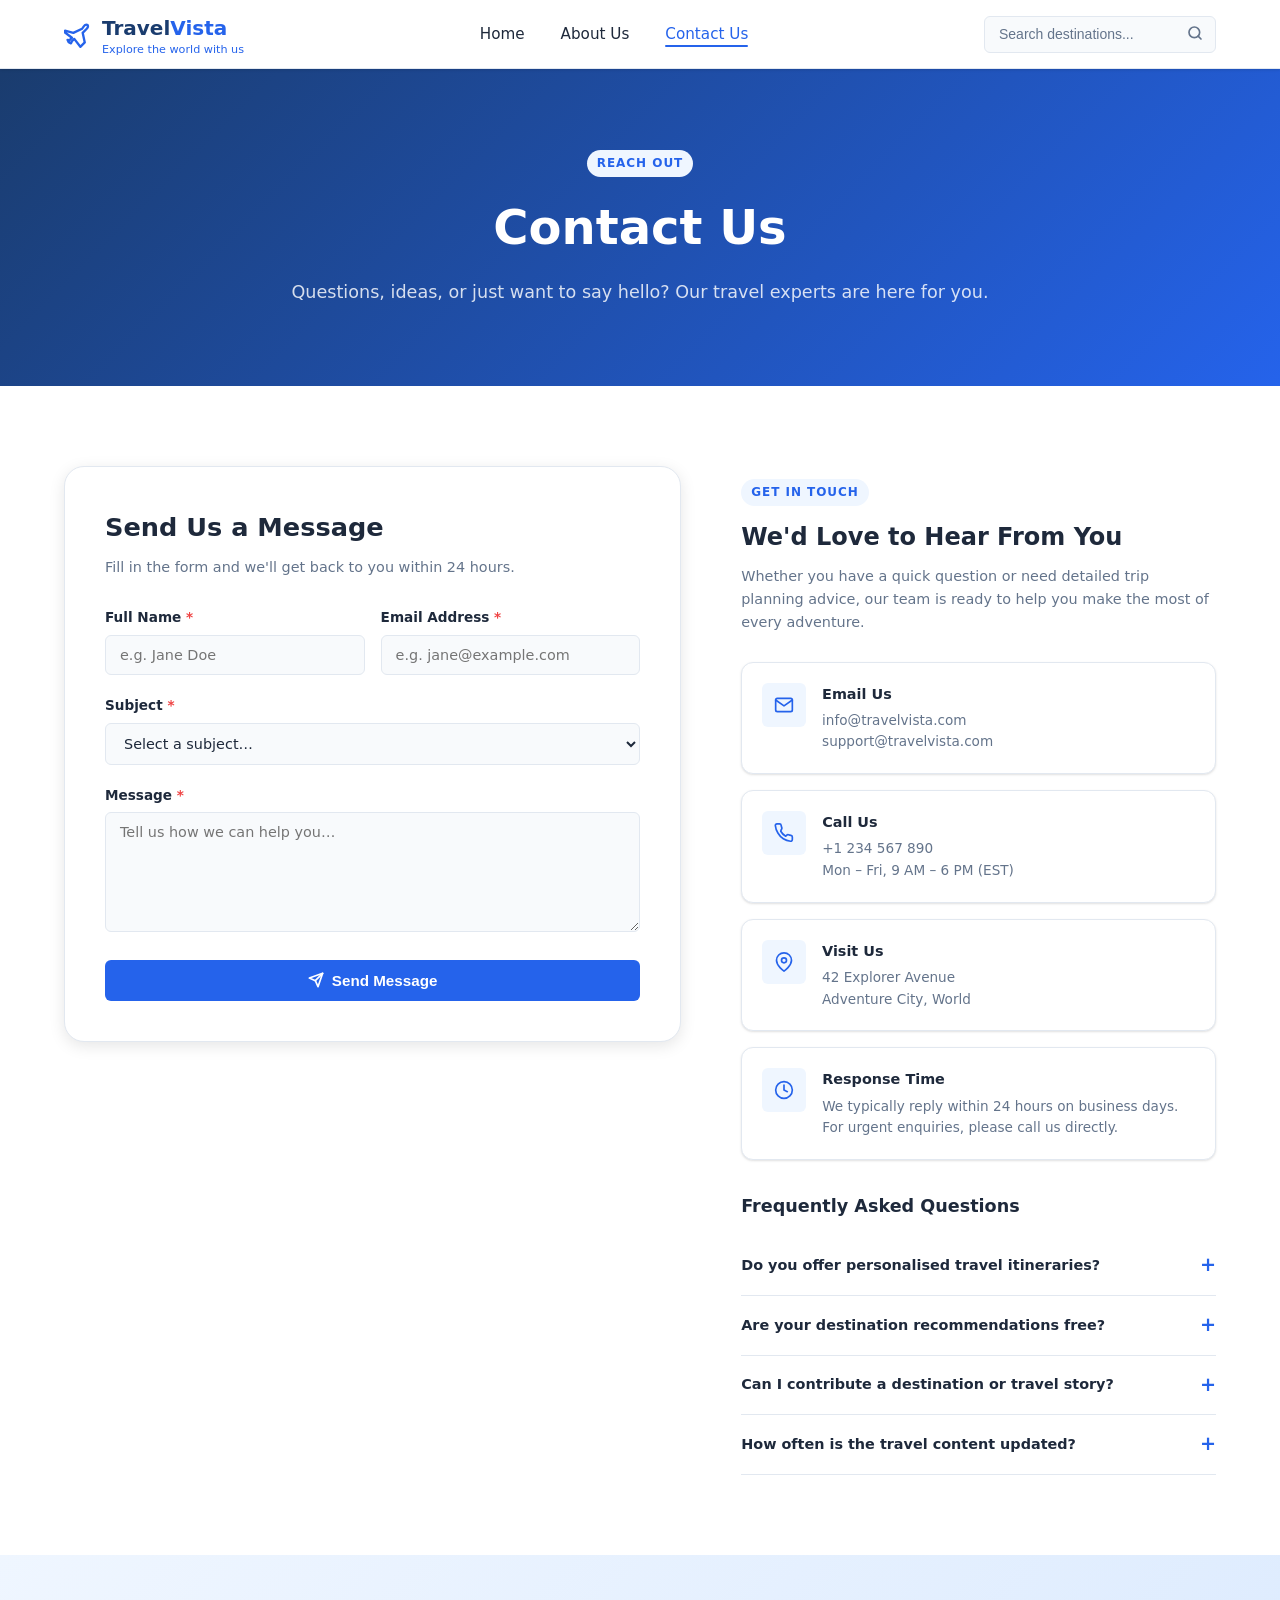
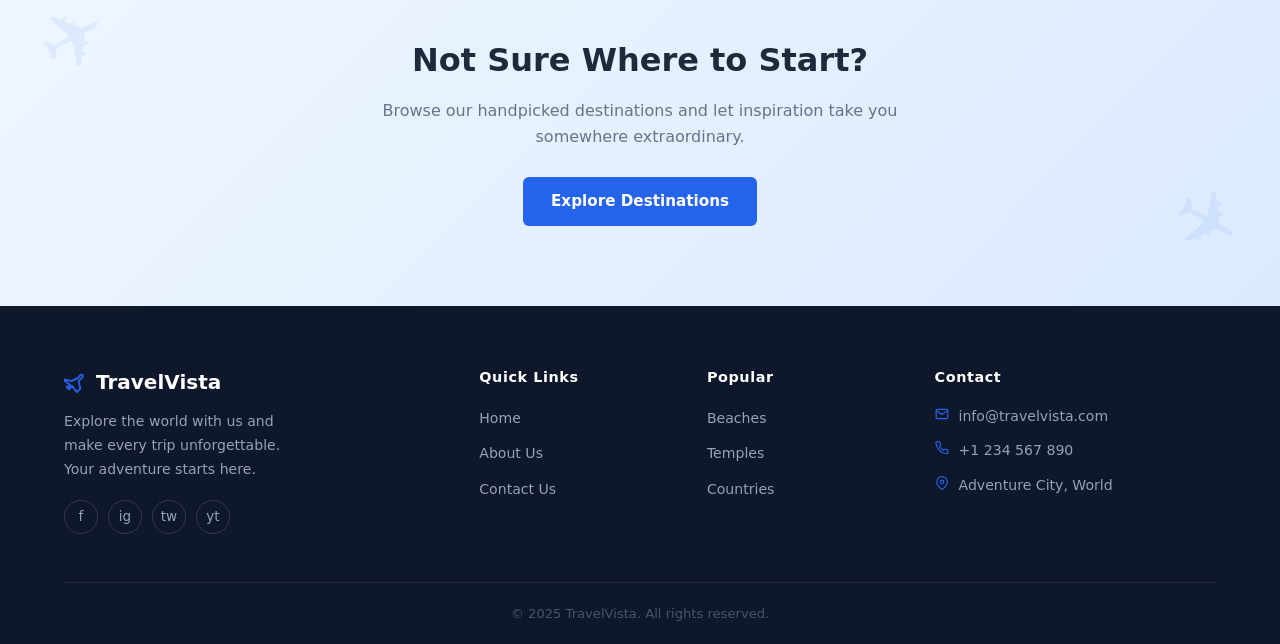
<file: contact.html>
<!DOCTYPE html>
<html lang="en">
<head>
  <meta charset="UTF-8">
  <meta name="viewport" content="width=device-width, initial-scale=1.0">
  <meta name="description" content="Contact TravelVista - Get in touch with our travel experts.">
  <title>Contact Us | TravelVista</title>
  <link rel="stylesheet" href="css/style.css">
  <link rel="icon" href="data:image/svg+xml,<svg xmlns='http://www.w3.org/2000/svg' viewBox='0 0 100 100'><text y='.9em' font-size='90'>✈️</text></svg>">
</head>
<body>

  <!-- ======================================================
       NAVBAR
       ====================================================== -->
  <nav class="navbar" role="navigation" aria-label="Main navigation">
    <div class="container nav-inner">

      <a href="index.html" class="nav-logo" aria-label="TravelVista Home">
        <svg width="28" height="28" viewBox="0 0 24 24" fill="none" stroke="currentColor" stroke-width="2" stroke-linecap="round" stroke-linejoin="round" aria-hidden="true">
          <path d="M17.8 19.2L16 11l3.5-3.5C21 6 21 4 19 4s-2 2-3.5 3.5L8 11 .8 9.2l-.8.8 6.8 5.2-2 2L3 17l1 2 2 1 .8-1.8 2-2 5.2 6.8z"/>
        </svg>
        <div>
          Travel<span>Vista</span>
          <span class="logo-tagline">Explore the world with us</span>
        </div>
      </a>

      <ul class="nav-links" id="navLinks" role="list">
        <li><a href="index.html">Home</a></li>
        <li><a href="about.html">About Us</a></li>
        <li><a href="contact.html" class="active">Contact Us</a></li>
      </ul>

      <div class="nav-search" role="search">
        <input type="search" id="navSearch" placeholder="Search destinations..." aria-label="Search destinations">
        <button id="navSearchBtn" aria-label="Search">
          <svg width="16" height="16" viewBox="0 0 24 24" fill="none" stroke="currentColor" stroke-width="2.5" stroke-linecap="round" stroke-linejoin="round" aria-hidden="true">
            <circle cx="11" cy="11" r="8"/><line x1="21" y1="21" x2="16.65" y2="16.65"/>
          </svg>
        </button>
      </div>

      <button class="hamburger" id="hamburger" aria-label="Toggle navigation menu" aria-expanded="false">
        <span></span><span></span><span></span>
      </button>

    </div>
  </nav>

  <!-- ======================================================
       PAGE HERO
       ====================================================== -->
  <section class="page-hero" aria-label="Contact page hero">
    <div class="container">
      <span class="badge">Reach Out</span>
      <h1>Contact Us</h1>
      <p>Questions, ideas, or just want to say hello? Our travel experts are here for you.</p>
    </div>
  </section>

  <!-- ======================================================
       CONTACT MAIN SECTION
       ====================================================== -->
  <section class="section">
    <div class="container">
      <div class="contact-grid">

        <!-- ---- Contact Form ---- -->
        <div class="contact-form-wrap">
          <h2>Send Us a Message</h2>
          <p>Fill in the form and we'll get back to you within 24 hours.</p>

          <form id="contactForm" novalidate>

            <div class="form-row">
              <div class="form-group">
                <label for="fullName">Full Name <span style="color:#ef4444">*</span></label>
                <input
                  type="text"
                  id="fullName"
                  name="fullName"
                  placeholder="e.g. Jane Doe"
                  autocomplete="name"
                  aria-required="true"
                  aria-describedby="nameErr"
                >
                <span class="error-msg" id="nameErr" role="alert"></span>
              </div>

              <div class="form-group">
                <label for="email">Email Address <span style="color:#ef4444">*</span></label>
                <input
                  type="email"
                  id="email"
                  name="email"
                  placeholder="e.g. jane@example.com"
                  autocomplete="email"
                  aria-required="true"
                  aria-describedby="emailErr"
                >
                <span class="error-msg" id="emailErr" role="alert"></span>
              </div>
            </div>

            <div class="form-group">
              <label for="subject">Subject <span style="color:#ef4444">*</span></label>
              <select id="subject" name="subject" aria-required="true" aria-describedby="subjectErr">
                <option value="">Select a subject…</option>
                <option value="destination">Destination Enquiry</option>
                <option value="itinerary">Itinerary Planning</option>
                <option value="partnership">Partnership &amp; Collaboration</option>
                <option value="feedback">Feedback &amp; Suggestions</option>
                <option value="other">Other</option>
              </select>
              <span class="error-msg" id="subjectErr" role="alert"></span>
            </div>

            <div class="form-group">
              <label for="message">Message <span style="color:#ef4444">*</span></label>
              <textarea
                id="message"
                name="message"
                rows="5"
                placeholder="Tell us how we can help you…"
                aria-required="true"
                aria-describedby="msgErr"
              ></textarea>
              <span class="error-msg" id="msgErr" role="alert"></span>
            </div>

            <button type="submit" class="btn btn-primary" style="width:100%; justify-content:center;">
              <svg width="16" height="16" viewBox="0 0 24 24" fill="none" stroke="currentColor" stroke-width="2.5" stroke-linecap="round" stroke-linejoin="round" aria-hidden="true">
                <line x1="22" y1="2" x2="11" y2="13"/><polygon points="22 2 15 22 11 13 2 9 22 2"/>
              </svg>
              Send Message
            </button>

            <div class="success-banner" id="successBanner" role="alert">
              <svg width="20" height="20" viewBox="0 0 24 24" fill="none" stroke="currentColor" stroke-width="2.5" stroke-linecap="round" stroke-linejoin="round" aria-hidden="true">
                <path d="M22 11.08V12a10 10 0 1 1-5.93-9.14"/><polyline points="22 4 12 14.01 9 11.01"/>
              </svg>
              Thanks! We've received your message and will reply within 24 hours.
            </div>

          </form>
        </div>

        <!-- ---- Contact Info ---- -->
        <div class="contact-info-wrap">
          <span class="badge">Get in Touch</span>
          <h2>We'd Love to Hear From You</h2>
          <p>Whether you have a quick question or need detailed trip planning advice, our team is ready to help you make the most of every adventure.</p>

          <div class="contact-info-card">
            <div class="contact-info-icon">
              <svg width="20" height="20" viewBox="0 0 24 24" fill="none" stroke="currentColor" stroke-width="2" stroke-linecap="round" stroke-linejoin="round" aria-hidden="true">
                <path d="M4 4h16c1.1 0 2 .9 2 2v12c0 1.1-.9 2-2 2H4c-1.1 0-2-.9-2-2V6c0-1.1.9-2 2-2z"/><polyline points="22,6 12,13 2,6"/>
              </svg>
            </div>
            <div>
              <h4>Email Us</h4>
              <p>info@travelvista.com</p>
              <p>support@travelvista.com</p>
            </div>
          </div>

          <div class="contact-info-card">
            <div class="contact-info-icon">
              <svg width="20" height="20" viewBox="0 0 24 24" fill="none" stroke="currentColor" stroke-width="2" stroke-linecap="round" stroke-linejoin="round" aria-hidden="true">
                <path d="M22 16.92v3a2 2 0 0 1-2.18 2 19.79 19.79 0 0 1-8.63-3.07A19.5 19.5 0 0 1 4.69 12 19.79 19.79 0 0 1 1.61 3.18a2 2 0 0 1 2-2.18h3a2 2 0 0 1 2 1.72 12.84 12.84 0 0 0 .7 2.81 2 2 0 0 1-.45 2.11L8.09 9.91a16 16 0 0 0 6 6l1.27-1.27a2 2 0 0 1 2.11-.45 12.84 12.84 0 0 0 2.81.7A2 2 0 0 1 22 16.92z"/>
              </svg>
            </div>
            <div>
              <h4>Call Us</h4>
              <p>+1 234 567 890</p>
              <p>Mon – Fri, 9 AM – 6 PM (EST)</p>
            </div>
          </div>

          <div class="contact-info-card">
            <div class="contact-info-icon">
              <svg width="20" height="20" viewBox="0 0 24 24" fill="none" stroke="currentColor" stroke-width="2" stroke-linecap="round" stroke-linejoin="round" aria-hidden="true">
                <path d="M21 10c0 7-9 13-9 13s-9-6-9-13a9 9 0 0 1 18 0z"/><circle cx="12" cy="10" r="3"/>
              </svg>
            </div>
            <div>
              <h4>Visit Us</h4>
              <p>42 Explorer Avenue</p>
              <p>Adventure City, World</p>
            </div>
          </div>

          <div class="contact-info-card">
            <div class="contact-info-icon">
              <svg width="20" height="20" viewBox="0 0 24 24" fill="none" stroke="currentColor" stroke-width="2" stroke-linecap="round" stroke-linejoin="round" aria-hidden="true">
                <circle cx="12" cy="12" r="10"/><polyline points="12 6 12 12 16 14"/>
              </svg>
            </div>
            <div>
              <h4>Response Time</h4>
              <p>We typically reply within 24 hours on business days. For urgent enquiries, please call us directly.</p>
            </div>
          </div>

          <!-- FAQ -->
          <div class="faq-section">
            <h3>Frequently Asked Questions</h3>

            <details class="faq-item">
              <summary>Do you offer personalised travel itineraries?</summary>
              <p>Yes! Our travel experts can help you craft a personalised itinerary tailored to your interests, budget, and travel dates. Just reach out via the contact form and select "Itinerary Planning".</p>
            </details>

            <details class="faq-item">
              <summary>Are your destination recommendations free?</summary>
              <p>All of our destination guides, tips, and recommendations are completely free to access on TravelVista. We're supported by affiliate partnerships and display advertising, never by sponsored placements.</p>
            </details>

            <details class="faq-item">
              <summary>Can I contribute a destination or travel story?</summary>
              <p>We love hearing from fellow travellers! Send us your story via the contact form with the subject "Partnership & Collaboration" and our editorial team will review it.</p>
            </details>

            <details class="faq-item">
              <summary>How often is the travel content updated?</summary>
              <p>Our team reviews and updates destination content on a rolling basis, with major reviews every six months. We also update immediately when significant travel advisories are issued.</p>
            </details>

          </div>
        </div>

      </div>
    </div>
  </section>

  <!-- ======================================================
       CTA BANNER
       ====================================================== -->
  <section class="cta-banner">
    <div class="container">
      <h2>Not Sure Where to Start?</h2>
      <p>Browse our handpicked destinations and let inspiration take you somewhere extraordinary.</p>
      <a href="index.html" class="btn btn-primary">Explore Destinations</a>
    </div>
  </section>

  <!-- ======================================================
       FOOTER
       ====================================================== -->
  <footer class="footer" role="contentinfo">
    <div class="container">
      <div class="footer-grid">

        <div class="footer-brand">
          <a href="index.html" class="nav-logo">
            <svg width="22" height="22" viewBox="0 0 24 24" fill="none" stroke="currentColor" stroke-width="2" stroke-linecap="round" stroke-linejoin="round" aria-hidden="true">
              <path d="M17.8 19.2L16 11l3.5-3.5C21 6 21 4 19 4s-2 2-3.5 3.5L8 11 .8 9.2l-.8.8 6.8 5.2-2 2L3 17l1 2 2 1 .8-1.8 2-2 5.2 6.8z"/>
            </svg>
            TravelVista
          </a>
          <p>Explore the world with us and make every trip unforgettable. Your adventure starts here.</p>
          <div class="social-links" aria-label="Social media links">
            <a href="#" aria-label="Facebook">f</a>
            <a href="#" aria-label="Instagram">ig</a>
            <a href="#" aria-label="Twitter">tw</a>
            <a href="#" aria-label="YouTube">yt</a>
          </div>
        </div>

        <div>
          <h4>Quick Links</h4>
          <ul class="footer-links">
            <li><a href="index.html">Home</a></li>
            <li><a href="about.html">About Us</a></li>
            <li><a href="contact.html">Contact Us</a></li>
          </ul>
        </div>

        <div>
          <h4>Popular</h4>
          <ul class="footer-links">
            <li><a href="index.html#recommendations">Beaches</a></li>
            <li><a href="index.html#recommendations">Temples</a></li>
            <li><a href="index.html#recommendations">Countries</a></li>
          </ul>
        </div>

        <div>
          <h4>Contact</h4>
          <div class="contact-item">
            <svg width="14" height="14" viewBox="0 0 24 24" fill="none" stroke="currentColor" stroke-width="2" stroke-linecap="round" stroke-linejoin="round" aria-hidden="true"><path d="M4 4h16c1.1 0 2 .9 2 2v12c0 1.1-.9 2-2 2H4c-1.1 0-2-.9-2-2V6c0-1.1.9-2 2-2z"/><polyline points="22,6 12,13 2,6"/></svg>
            info@travelvista.com
          </div>
          <div class="contact-item">
            <svg width="14" height="14" viewBox="0 0 24 24" fill="none" stroke="currentColor" stroke-width="2" stroke-linecap="round" stroke-linejoin="round" aria-hidden="true"><path d="M22 16.92v3a2 2 0 0 1-2.18 2 19.79 19.79 0 0 1-8.63-3.07A19.5 19.5 0 0 1 4.69 12 19.79 19.79 0 0 1 1.61 3.18a2 2 0 0 1 2-2.18h3a2 2 0 0 1 2 1.72 12.84 12.84 0 0 0 .7 2.81 2 2 0 0 1-.45 2.11L8.09 9.91a16 16 0 0 0 6 6l1.27-1.27a2 2 0 0 1 2.11-.45 12.84 12.84 0 0 0 2.81.7A2 2 0 0 1 22 16.92z"/></svg>
            +1 234 567 890
          </div>
          <div class="contact-item">
            <svg width="14" height="14" viewBox="0 0 24 24" fill="none" stroke="currentColor" stroke-width="2" stroke-linecap="round" stroke-linejoin="round" aria-hidden="true"><path d="M21 10c0 7-9 13-9 13s-9-6-9-13a9 9 0 0 1 18 0z"/><circle cx="12" cy="10" r="3"/></svg>
            Adventure City, World
          </div>
        </div>

      </div>
    </div>
    <div class="footer-bottom">
      <p>© 2025 TravelVista. All rights reserved.</p>
    </div>
  </footer>

  <script src="js/script.js"></script>
</body>
</html>
</file>
<file: css/style.css>
/* ============================================================
   TravelVista - Main Stylesheet
   Color Palette:
     Primary Blue:    #1a3c6e
     Accent Blue:     #2563eb
     Light Blue:      #eff6ff
     White:           #ffffff
     Dark Text:       #1e293b
     Muted Text:      #64748b
     Border:          #e2e8f0
     Hero Overlay:    rgba(10,30,70,0.52)
   ============================================================ */

/* ---------- CSS Reset & Base ---------- */
*, *::before, *::after { box-sizing: border-box; margin: 0; padding: 0; }

html { scroll-behavior: smooth; font-size: 16px; }

body {
  font-family: 'Segoe UI', system-ui, -apple-system, sans-serif;
  color: #1e293b;
  background: #fff;
  line-height: 1.6;
  overflow-x: hidden;
}

img { max-width: 100%; display: block; }
a  { text-decoration: none; color: inherit; }
ul { list-style: none; }

/* ---------- CSS Variables ---------- */
:root {
  --primary:      #1a3c6e;
  --accent:       #2563eb;
  --accent-light: #eff6ff;
  --white:        #ffffff;
  --dark:         #1e293b;
  --muted:        #64748b;
  --border:       #e2e8f0;
  --shadow-sm:    0 1px 3px rgba(0,0,0,.08), 0 1px 2px rgba(0,0,0,.06);
  --shadow-md:    0 4px 16px rgba(0,0,0,.10);
  --shadow-lg:    0 8px 32px rgba(0,0,0,.14);
  --radius-sm:    6px;
  --radius-md:    12px;
  --radius-lg:    20px;
  --transition:   .25s ease;
}

/* ---------- Utility ---------- */
.container { width: 90%; max-width: 1200px; margin: 0 auto; }
.section    { padding: 80px 0; }
.section-title {
  font-size: 2rem;
  font-weight: 700;
  color: var(--dark);
  text-align: center;
  margin-bottom: 8px;
}
.section-subtitle {
  text-align: center;
  color: var(--muted);
  margin-bottom: 48px;
  font-size: 1rem;
}
.btn {
  display: inline-flex;
  align-items: center;
  gap: 8px;
  padding: 12px 28px;
  border-radius: var(--radius-sm);
  font-weight: 600;
  font-size: .95rem;
  cursor: pointer;
  border: none;
  transition: background var(--transition), transform var(--transition), box-shadow var(--transition);
}
.btn-primary {
  background: var(--accent);
  color: var(--white);
}
.btn-primary:hover { background: #1d4ed8; transform: translateY(-1px); box-shadow: 0 4px 12px rgba(37,99,235,.35); }
.btn-outline {
  background: transparent;
  color: var(--accent);
  border: 2px solid var(--accent);
}
.btn-outline:hover { background: var(--accent); color: var(--white); }
.badge {
  display: inline-block;
  font-size: .75rem;
  font-weight: 700;
  letter-spacing: .08em;
  text-transform: uppercase;
  color: var(--accent);
  background: var(--accent-light);
  padding: 4px 10px;
  border-radius: 99px;
  margin-bottom: 12px;
}

/* ============================================================
   NAVBAR
   ============================================================ */
.navbar {
  position: sticky;
  top: 0;
  z-index: 1000;
  background: var(--white);
  border-bottom: 1px solid var(--border);
  box-shadow: var(--shadow-sm);
}
.nav-inner {
  display: flex;
  align-items: center;
  justify-content: space-between;
  height: 68px;
  gap: 24px;
}
/* Logo */
.nav-logo {
  display: flex;
  align-items: center;
  gap: 10px;
  font-size: 1.25rem;
  font-weight: 800;
  color: var(--primary);
  flex-shrink: 0;
}
.nav-logo span { color: var(--accent); }
.nav-logo svg  { color: var(--accent); }
.logo-tagline { font-size: .7rem; font-weight: 400; color: var(--muted); display: block; line-height: 1; }
/* Nav links */
.nav-links {
  display: flex;
  align-items: center;
  gap: 8px;
}
.nav-links a {
  padding: 8px 14px;
  border-radius: var(--radius-sm);
  font-weight: 500;
  color: var(--dark);
  font-size: .95rem;
  transition: color var(--transition), background var(--transition);
  position: relative;
}
.nav-links a::after {
  content: '';
  position: absolute;
  bottom: 4px;
  left: 14px;
  right: 14px;
  height: 2px;
  background: var(--accent);
  border-radius: 2px;
  transform: scaleX(0);
  transition: transform var(--transition);
}
.nav-links a:hover, .nav-links a.active { color: var(--accent); }
.nav-links a:hover::after, .nav-links a.active::after { transform: scaleX(1); }
/* Navbar search */
.nav-search {
  display: flex;
  align-items: center;
  border: 1px solid var(--border);
  border-radius: var(--radius-sm);
  overflow: hidden;
  flex-shrink: 0;
  background: #f8fafc;
  transition: border-color var(--transition);
}
.nav-search:focus-within { border-color: var(--accent); background: var(--white); }
.nav-search input {
  border: none;
  background: transparent;
  padding: 8px 14px;
  font-size: .875rem;
  color: var(--dark);
  width: 190px;
  outline: none;
}
.nav-search input::placeholder { color: var(--muted); }
.nav-search button {
  background: none;
  border: none;
  padding: 8px 12px;
  cursor: pointer;
  color: var(--muted);
  transition: color var(--transition);
}
.nav-search button:hover { color: var(--accent); }
/* Hamburger */
.hamburger {
  display: none;
  flex-direction: column;
  gap: 5px;
  background: none;
  border: none;
  cursor: pointer;
  padding: 6px;
}
.hamburger span {
  display: block;
  width: 24px;
  height: 2px;
  background: var(--dark);
  border-radius: 2px;
  transition: all var(--transition);
}
.hamburger.open span:nth-child(1) { transform: translateY(7px) rotate(45deg); }
.hamburger.open span:nth-child(2) { opacity: 0; }
.hamburger.open span:nth-child(3) { transform: translateY(-7px) rotate(-45deg); }

/* ============================================================
   HERO SECTION
   ============================================================ */
.hero {
  position: relative;
  min-height: 520px;
  display: flex;
  align-items: center;
  justify-content: center;
  text-align: center;
  overflow: hidden;
  background: var(--primary);
}
.hero-bg {
  position: absolute;
  inset: 0;
  background: url('https://images.unsplash.com/photo-1506929562872-bb421503ef21?w=1400&q=80') center/cover no-repeat;
  transform: scale(1.04);
  transition: transform 8s ease;
}
.hero:hover .hero-bg { transform: scale(1); }
.hero-overlay {
  position: absolute;
  inset: 0;
  background: linear-gradient(160deg, rgba(10,30,70,.62) 0%, rgba(10,30,70,.42) 100%);
}
.hero-content {
  position: relative;
  z-index: 2;
  max-width: 720px;
  padding: 60px 20px;
}
.hero-content h1 {
  font-size: clamp(2.2rem, 5vw, 3.4rem);
  font-weight: 800;
  color: var(--white);
  line-height: 1.15;
  margin-bottom: 16px;
  text-shadow: 0 2px 12px rgba(0,0,0,.25);
}
.hero-content p {
  font-size: 1.1rem;
  color: rgba(255,255,255,.88);
  margin-bottom: 36px;
}
.hero-search {
  display: flex;
  background: var(--white);
  border-radius: 50px;
  overflow: hidden;
  box-shadow: 0 8px 32px rgba(0,0,0,.22);
  max-width: 560px;
  margin: 0 auto;
}
.hero-search input {
  flex: 1;
  border: none;
  padding: 16px 24px;
  font-size: 1rem;
  color: var(--dark);
  outline: none;
  background: transparent;
}
.hero-search input::placeholder { color: var(--muted); }
.hero-search button {
  background: var(--accent);
  color: var(--white);
  border: none;
  padding: 16px 28px;
  font-weight: 700;
  font-size: .95rem;
  cursor: pointer;
  display: flex;
  align-items: center;
  gap: 8px;
  transition: background var(--transition);
  border-radius: 0 50px 50px 0;
}
.hero-search button:hover { background: #1d4ed8; }

/* ============================================================
   RECOMMENDATIONS SECTION
   ============================================================ */
.recommendations { background: var(--white); }
.reco-grid {
  display: grid;
  grid-template-columns: repeat(3, 1fr);
  gap: 40px;
}
.reco-column { display: flex; flex-direction: column; gap: 0; }
.reco-column-header {
  display: flex;
  align-items: center;
  gap: 10px;
  margin-bottom: 20px;
  font-size: 1.15rem;
  font-weight: 700;
  color: var(--dark);
}
.reco-column-header svg { color: var(--accent); }

/* Destination Card */
.dest-card {
  display: flex;
  align-items: center;
  gap: 14px;
  padding: 14px;
  border: 1px solid var(--border);
  border-radius: var(--radius-md);
  margin-bottom: 14px;
  background: var(--white);
  box-shadow: var(--shadow-sm);
  transition: transform var(--transition), box-shadow var(--transition);
  cursor: pointer;
}
.dest-card:hover { transform: translateY(-3px); box-shadow: var(--shadow-md); }
.dest-card img {
  width: 88px;
  height: 72px;
  object-fit: cover;
  border-radius: var(--radius-sm);
  flex-shrink: 0;
}
.dest-card-info h3 { font-size: .95rem; font-weight: 700; margin-bottom: 4px; color: var(--dark); }
.dest-card-info p  { font-size: .8rem; color: var(--muted); line-height: 1.4; }

/* Search results overlay */
.search-results-section {
  display: none;
  background: var(--accent-light);
  padding: 48px 0;
  animation: fadeIn .3s ease;
}
.search-results-section.visible { display: block; }
.results-grid {
  display: grid;
  grid-template-columns: repeat(auto-fill, minmax(260px, 1fr));
  gap: 24px;
  margin-top: 24px;
}
.result-card {
  background: var(--white);
  border-radius: var(--radius-md);
  overflow: hidden;
  box-shadow: var(--shadow-sm);
  transition: transform var(--transition), box-shadow var(--transition);
}
.result-card:hover { transform: translateY(-4px); box-shadow: var(--shadow-md); }
.result-card img { width: 100%; height: 170px; object-fit: cover; }
.result-card-body { padding: 16px; }
.result-card-body .tag {
  font-size: .7rem;
  font-weight: 700;
  text-transform: uppercase;
  letter-spacing: .06em;
  color: var(--accent);
  margin-bottom: 6px;
}
.result-card-body h3 { font-size: 1rem; font-weight: 700; margin-bottom: 6px; }
.result-card-body p  { font-size: .82rem; color: var(--muted); }
.no-results { text-align: center; color: var(--muted); font-size: 1rem; padding: 32px 0; }

/* ============================================================
   CTA BANNER
   ============================================================ */
.cta-banner {
  background: linear-gradient(135deg, #eff6ff 0%, #dbeafe 100%);
  text-align: center;
  padding: 80px 20px;
  position: relative;
  overflow: hidden;
}
.cta-banner::before,
.cta-banner::after {
  content: '✈';
  position: absolute;
  font-size: 5rem;
  color: rgba(37,99,235,.08);
}
.cta-banner::before { top: 20px; left: 40px; transform: rotate(-30deg); }
.cta-banner::after  { bottom: 20px; right: 40px; transform: rotate(30deg); }
.cta-banner h2 { font-size: 2rem; font-weight: 800; color: var(--dark); margin-bottom: 12px; }
.cta-banner p  { color: var(--muted); max-width: 520px; margin: 0 auto 28px; }

/* ============================================================
   FOOTER
   ============================================================ */
.footer {
  background: #0f172a;
  color: #cbd5e1;
  padding: 60px 0 0;
}
.footer-grid {
  display: grid;
  grid-template-columns: 2fr 1fr 1fr 1.5fr;
  gap: 40px;
  padding-bottom: 48px;
  border-bottom: 1px solid rgba(255,255,255,.08);
}
.footer-brand .nav-logo { color: var(--white); margin-bottom: 12px; }
.footer-brand p { font-size: .88rem; line-height: 1.7; color: #94a3b8; max-width: 240px; }
.social-links { display: flex; gap: 10px; margin-top: 18px; }
.social-links a {
  width: 34px; height: 34px;
  border-radius: 50%;
  border: 1px solid rgba(255,255,255,.15);
  display: flex; align-items: center; justify-content: center;
  color: #94a3b8;
  transition: all var(--transition);
  font-size: .85rem;
}
.social-links a:hover { background: var(--accent); border-color: var(--accent); color: var(--white); }
.footer h4 { color: var(--white); font-size: .9rem; font-weight: 700; margin-bottom: 16px; letter-spacing: .04em; }
.footer-links li { margin-bottom: 10px; }
.footer-links a { color: #94a3b8; font-size: .88rem; transition: color var(--transition); }
.footer-links a:hover { color: var(--white); }
.contact-item { display: flex; align-items: flex-start; gap: 10px; margin-bottom: 12px; font-size: .88rem; color: #94a3b8; }
.contact-item svg { color: var(--accent); flex-shrink: 0; margin-top: 2px; }
.footer-bottom {
  padding: 20px 0;
  text-align: center;
  font-size: .82rem;
  color: #475569;
}

/* ============================================================
   ABOUT PAGE
   ============================================================ */
.page-hero {
  background: linear-gradient(135deg, var(--primary) 0%, #2563eb 100%);
  color: var(--white);
  text-align: center;
  padding: 80px 20px;
}
.page-hero h1 { font-size: clamp(2rem, 4vw, 3rem); font-weight: 800; margin-bottom: 12px; }
.page-hero p  { font-size: 1.1rem; color: rgba(255,255,255,.82); }

.about-intro { display: grid; grid-template-columns: 1fr 1fr; gap: 60px; align-items: center; }
.about-intro img { border-radius: var(--radius-lg); box-shadow: var(--shadow-lg); }
.about-intro-text h2 { font-size: 1.8rem; font-weight: 800; margin-bottom: 16px; }
.about-intro-text p  { color: var(--muted); line-height: 1.8; margin-bottom: 14px; }

.mission-grid { display: grid; grid-template-columns: repeat(3, 1fr); gap: 28px; }
.mission-card {
  background: var(--white);
  border: 1px solid var(--border);
  border-radius: var(--radius-md);
  padding: 28px 24px;
  text-align: center;
  box-shadow: var(--shadow-sm);
  transition: transform var(--transition), box-shadow var(--transition);
}
.mission-card:hover { transform: translateY(-4px); box-shadow: var(--shadow-md); }
.mission-icon {
  width: 56px; height: 56px;
  background: var(--accent-light);
  border-radius: 50%;
  display: flex; align-items: center; justify-content: center;
  margin: 0 auto 16px;
  color: var(--accent);
}
.mission-card h3 { font-size: 1.05rem; font-weight: 700; margin-bottom: 10px; }
.mission-card p  { color: var(--muted); font-size: .88rem; line-height: 1.7; }

.stats-bar { background: var(--primary); color: var(--white); padding: 56px 0; }
.stats-grid { display: grid; grid-template-columns: repeat(4, 1fr); gap: 20px; text-align: center; }
.stat-item h3 { font-size: 2.5rem; font-weight: 800; color: var(--white); margin-bottom: 6px; }
.stat-item p  { color: rgba(255,255,255,.7); font-size: .9rem; }

.team-grid { display: grid; grid-template-columns: repeat(3, 1fr); gap: 28px; }
.team-card {
  background: var(--white);
  border-radius: var(--radius-md);
  overflow: hidden;
  box-shadow: var(--shadow-sm);
  border: 1px solid var(--border);
  transition: transform var(--transition), box-shadow var(--transition);
}
.team-card:hover { transform: translateY(-4px); box-shadow: var(--shadow-md); }
.team-card img { width: 100%; height: 220px; object-fit: cover; }
.team-card-body { padding: 20px; text-align: center; }
.team-card-body h3 { font-weight: 700; margin-bottom: 4px; }
.team-card-body .role { color: var(--accent); font-size: .85rem; font-weight: 600; margin-bottom: 10px; }
.team-card-body p { color: var(--muted); font-size: .85rem; line-height: 1.6; }

/* ============================================================
   CONTACT PAGE
   ============================================================ */
.contact-grid { display: grid; grid-template-columns: 1.3fr 1fr; gap: 60px; align-items: start; }
.contact-form-wrap {
  background: var(--white);
  border: 1px solid var(--border);
  border-radius: var(--radius-lg);
  padding: 40px;
  box-shadow: var(--shadow-md);
}
.contact-form-wrap h2 { font-size: 1.6rem; font-weight: 800; margin-bottom: 8px; }
.contact-form-wrap > p { color: var(--muted); margin-bottom: 28px; font-size: .9rem; }
.form-group { margin-bottom: 20px; }
.form-row { display: grid; grid-template-columns: 1fr 1fr; gap: 16px; }
.form-group label {
  display: block;
  font-size: .85rem;
  font-weight: 600;
  color: var(--dark);
  margin-bottom: 6px;
}
.form-group input,
.form-group select,
.form-group textarea {
  width: 100%;
  padding: 11px 14px;
  border: 1.5px solid var(--border);
  border-radius: var(--radius-sm);
  font-size: .9rem;
  color: var(--dark);
  background: #f8fafc;
  outline: none;
  transition: border-color var(--transition), background var(--transition);
  font-family: inherit;
}
.form-group input:focus,
.form-group select:focus,
.form-group textarea:focus { border-color: var(--accent); background: var(--white); }
.form-group textarea { resize: vertical; min-height: 120px; }
.form-group input.error,
.form-group textarea.error { border-color: #ef4444; }
.error-msg { color: #ef4444; font-size: .78rem; margin-top: 4px; display: none; }
.error-msg.show { display: block; }
.success-banner {
  display: none;
  background: #dcfce7;
  border: 1px solid #86efac;
  border-radius: var(--radius-sm);
  padding: 14px 18px;
  color: #15803d;
  font-weight: 600;
  margin-top: 16px;
  align-items: center;
  gap: 10px;
}
.success-banner.show { display: flex; }

.contact-info-wrap { padding-top: 12px; }
.contact-info-wrap h2 { font-size: 1.5rem; font-weight: 800; margin-bottom: 8px; }
.contact-info-wrap > p { color: var(--muted); margin-bottom: 28px; font-size: .9rem; }
.contact-info-card {
  display: flex;
  gap: 16px;
  align-items: flex-start;
  padding: 20px;
  border: 1px solid var(--border);
  border-radius: var(--radius-md);
  margin-bottom: 16px;
  background: var(--white);
  box-shadow: var(--shadow-sm);
}
.contact-info-icon {
  width: 44px; height: 44px;
  background: var(--accent-light);
  border-radius: var(--radius-sm);
  display: flex; align-items: center; justify-content: center;
  color: var(--accent);
  flex-shrink: 0;
}
.contact-info-card h4 { font-size: .9rem; font-weight: 700; margin-bottom: 4px; }
.contact-info-card p  { color: var(--muted); font-size: .85rem; }
.faq-section { margin-top: 32px; }
.faq-section h3 { font-size: 1.1rem; font-weight: 700; margin-bottom: 16px; }
.faq-item {
  border-bottom: 1px solid var(--border);
  padding: 14px 0;
}
.faq-item summary {
  font-weight: 600;
  font-size: .9rem;
  cursor: pointer;
  list-style: none;
  display: flex;
  justify-content: space-between;
  align-items: center;
  color: var(--dark);
}
.faq-item summary::after { content: '+'; color: var(--accent); font-size: 1.2rem; }
.faq-item[open] summary::after { content: '−'; }
.faq-item p { color: var(--muted); font-size: .85rem; line-height: 1.7; margin-top: 10px; }

/* ============================================================
   ANIMATIONS
   ============================================================ */
@keyframes fadeIn { from { opacity: 0; transform: translateY(8px); } to { opacity: 1; transform: none; } }
.fade-in { animation: fadeIn .5s ease both; }

/* ============================================================
   RESPONSIVE
   ============================================================ */
@media (max-width: 1024px) {
  .reco-grid       { grid-template-columns: 1fr 1fr; }
  .about-intro     { grid-template-columns: 1fr; }
  .about-intro img { max-height: 300px; width: 100%; object-fit: cover; }
  .contact-grid    { grid-template-columns: 1fr; }
  .footer-grid     { grid-template-columns: 1fr 1fr; }
}
@media (max-width: 768px) {
  .section { padding: 56px 0; }
  .section-title { font-size: 1.6rem; }
  .reco-grid    { grid-template-columns: 1fr; }
  .mission-grid { grid-template-columns: 1fr; }
  .stats-grid   { grid-template-columns: 1fr 1fr; }
  .team-grid    { grid-template-columns: 1fr; }
  .footer-grid  { grid-template-columns: 1fr; }
  .form-row     { grid-template-columns: 1fr; }

  /* Mobile nav */
  .nav-search, .nav-links { display: none; }
  .hamburger { display: flex; }
  .nav-links.open {
    display: flex;
    flex-direction: column;
    position: absolute;
    top: 68px;
    left: 0; right: 0;
    background: var(--white);
    border-bottom: 1px solid var(--border);
    padding: 16px 24px;
    gap: 4px;
    box-shadow: var(--shadow-md);
    z-index: 999;
  }
  .nav-links.open a { padding: 12px 0; border-bottom: 1px solid var(--border); }
  .navbar { position: relative; }

  .hero-content h1 { font-size: 2rem; }
  .hero-search { flex-direction: column; border-radius: var(--radius-md); }
  .hero-search button { border-radius: 0 0 var(--radius-md) var(--radius-md); justify-content: center; }

  .cta-banner h2 { font-size: 1.5rem; }
}
@media (max-width: 480px) {
  .stats-grid { grid-template-columns: 1fr; }
  .contact-form-wrap { padding: 24px; }
}
</file>
